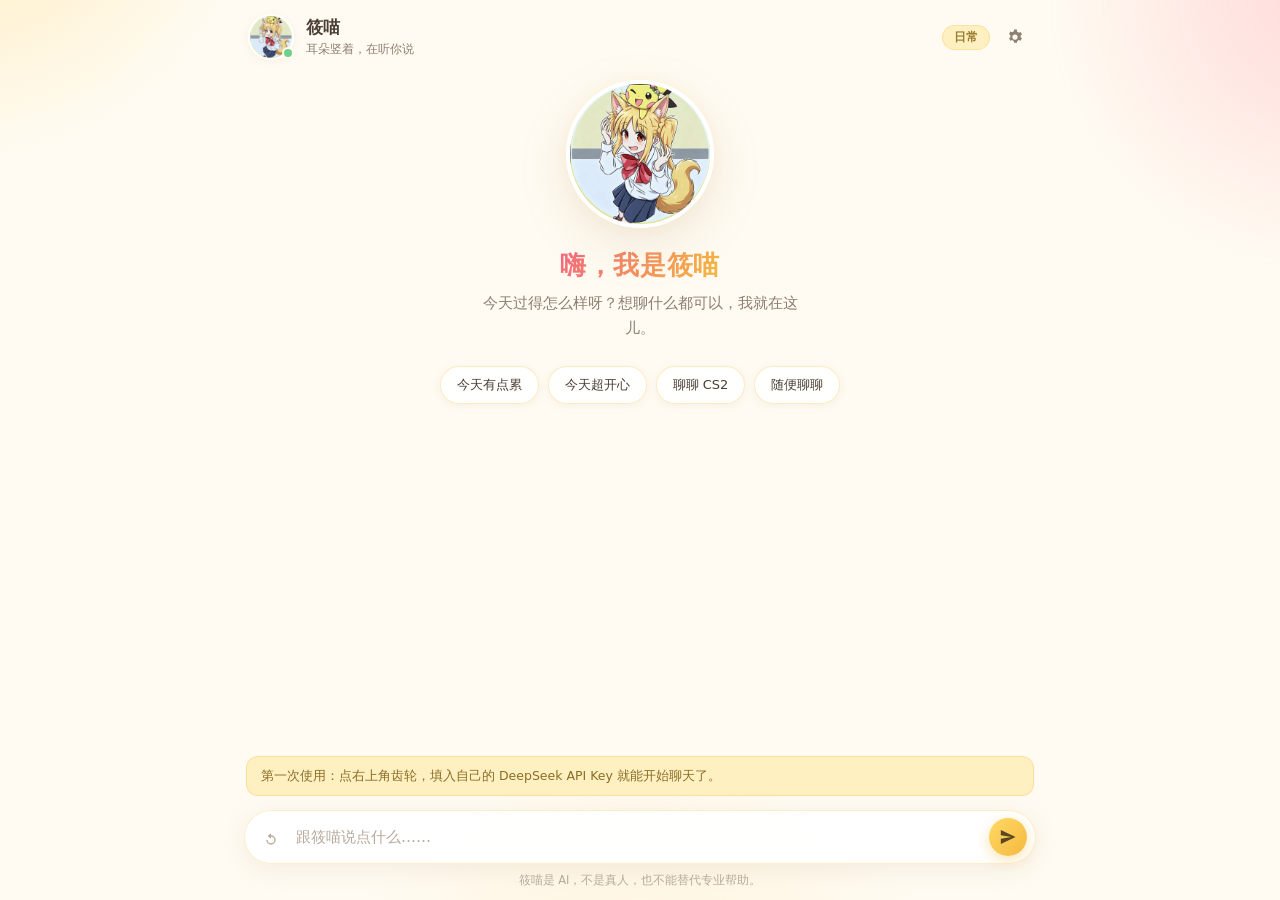
<file: index.html>
<!DOCTYPE html>
<html lang="zh-CN">
<head>
<meta charset="UTF-8">
<meta name="viewport" content="width=device-width, initial-scale=1.0, viewport-fit=cover">
<meta name="theme-color" content="#FFFBF2">
<meta name="description" content="筱喵 —— 一只可爱治愈、带点小傲娇的猫娘，陪你聊聊天。">
<title>筱喵 · 陪你聊聊天</title>
<link rel="icon" href="assets/xiaomiao.jpg">
<link rel="stylesheet" href="styles/base.css">
<link rel="stylesheet" href="styles/app.css">
</head>
<body>
<div class="bg-aurora" aria-hidden="true"></div>

<div class="app" id="app">

  <!-- 顶栏 -->
  <header class="topbar">
    <div class="topbar-avatar">
      <img src="assets/xiaomiao.jpg" alt="筱喵的头像">
      <span class="online-dot" title="在线"></span>
    </div>
    <div class="topbar-text">
      <h1 class="topbar-name">筱喵</h1>
      <p class="topbar-status" id="moodLabel">正在打盹……</p>
    </div>
    <div class="topbar-actions">
      <span class="mode-chip" id="modeChip" data-mode="daily">日常</span>
      <button class="icon-btn" id="btnSettings" title="设置" aria-label="设置">
        <svg viewBox="0 0 24 24" width="18" height="18" aria-hidden="true"><path fill="currentColor" d="M12 15.5a3.5 3.5 0 1 1 0-7 3.5 3.5 0 0 1 0 7Zm7.4-2.6.1-1.4-.1-1.4 1.9-1.5-1.9-3.2-2.2.9a7 7 0 0 0-2.4-1.4L14.5 2h-3.7l-.3 2.3a7 7 0 0 0-2.4 1.4l-2.2-.9-1.9 3.2 1.9 1.5-.1 1.4.1 1.4-1.9 1.5 1.9 3.2 2.2-.9a7 7 0 0 0 2.4 1.4l.3 2.3h3.7l.3-2.3a7 7 0 0 0 2.4-1.4l2.2.9 1.9-3.2-1.9-1.5Z"/></svg>
      </button>
    </div>
  </header>

  <!-- 欢迎页 -->
  <section class="welcome" id="welcome">
    <div class="welcome-avatar-wrap">
      <img class="welcome-avatar" src="assets/xiaomiao.jpg" alt="筱喵">
    </div>
    <h2 class="welcome-title">嗨，我是筱喵</h2>
    <p class="welcome-sub">今天过得怎么样呀？想聊什么都可以，我就在这儿。</p>
    <div class="welcome-hints" id="welcomeHints">
      <button class="hint-chip" data-fill="今天有点累，什么都不想干">今天有点累</button>
      <button class="hint-chip" data-fill="今天超开心的，跟你说件事！">今天超开心</button>
      <button class="hint-chip" data-fill="聊聊CS2最近的比赛吧">聊聊 CS2</button>
      <button class="hint-chip" data-fill="陪我随便聊聊天吧">随便聊聊</button>
    </div>
  </section>

  <!-- 消息区 -->
  <main class="chat" id="chat" aria-live="polite"></main>

  <!-- 意图提示（情绪关键词命中时显示） -->
  <div class="notice-bar" id="noticeBar" hidden></div>

  <!-- 输入区 -->
  <footer class="composer">
    <div class="composer-inner">
      <button class="composer-reset" id="btnReset" title="重置全部记忆" aria-label="重置全部记忆">
        <svg viewBox="0 0 24 24" width="16" height="16" aria-hidden="true"><path fill="currentColor" d="M12 5V2L7 6l5 4V7a5 5 0 1 1-5 5H5a7 7 0 1 0 7-7Z"/></svg>
      </button>
      <textarea id="input" rows="1" placeholder="跟筱喵说点什么……" autocomplete="off"></textarea>
      <button class="send-btn" id="btnSend" aria-label="发送">
        <svg viewBox="0 0 24 24" width="20" height="20" aria-hidden="true"><path fill="currentColor" d="M3.4 20.4 21 12 3.4 3.6 3.4 10l12.6 2-12.6 2v4.4Z"/></svg>
      </button>
    </div>
    <p class="composer-note">筱喵是 AI，不是真人，也不能替代专业帮助。</p>
  </footer>
</div>

<!-- 设置面板 -->
<div class="sheet-mask" id="sheetMask" hidden></div>
<aside class="sheet" id="sheet" hidden aria-label="设置">
  <div class="sheet-head">
    <h3>设置</h3>
    <button class="icon-btn" id="btnCloseSheet" aria-label="关闭">
      <svg viewBox="0 0 24 24" width="18" height="18" aria-hidden="true"><path fill="currentColor" d="M18.3 5.7 12 12l6.3 6.3-1.4 1.4L10.6 13.4 4.3 19.7 2.9 18.3 9.2 12 2.9 5.7l1.4-1.4 6.3 6.3 6.3-6.3 1.4 1.4Z"/></svg>
    </button>
  </div>

  <div class="sheet-body">
    <div class="field">
      <label for="apiKey">DeepSeek API Key</label>
      <input type="password" id="apiKey" placeholder="sk-..." autocomplete="off" spellcheck="false">
      <p class="field-hint" id="keyHint">只保存在你自己的浏览器里，不会上传到任何服务器。</p>
    </div>

    <div class="field">
      <label for="apiBase">接口地址</label>
      <input type="text" id="apiBase" placeholder="https://api.deepseek.com" spellcheck="false">
      <p class="field-hint">默认官方地址。若遇跨域限制，可填自建代理地址。</p>
    </div>

    <div class="field">
      <label for="modelPick">模型</label>
      <select id="modelPick">
        <option value="deepseek-chat">deepseek-chat（快，够用）</option>
        <option value="deepseek-reasoner">deepseek-reasoner（更聪明，稍慢）</option>
      </select>
    </div>

    <div class="field field-row">
      <label for="memoryToggle">跨会话记忆</label>
      <input type="checkbox" id="memoryToggle" checked>
    </div>

    <div class="sheet-section">
      <h4>紧急情况</h4>
      <p class="sheet-emg">如果你正处在危险中，请立刻拨打 <strong>110</strong> 或 <strong>120</strong>；想找人说话，可以拨打全国心理援助热线 <strong>12356</strong>。</p>
    </div>

    <button class="danger-btn" id="btnWipe">清空全部记忆与设置</button>

    <div class="sheet-section">
      <h4>关于</h4>
      <p class="sheet-about" id="aboutLine">筱喵 · 情感陪伴聊天机器人</p>
    </div>
  </div>
</aside>

<script type="module" src="js/main.js"></script>
</body>
</html>
</file>
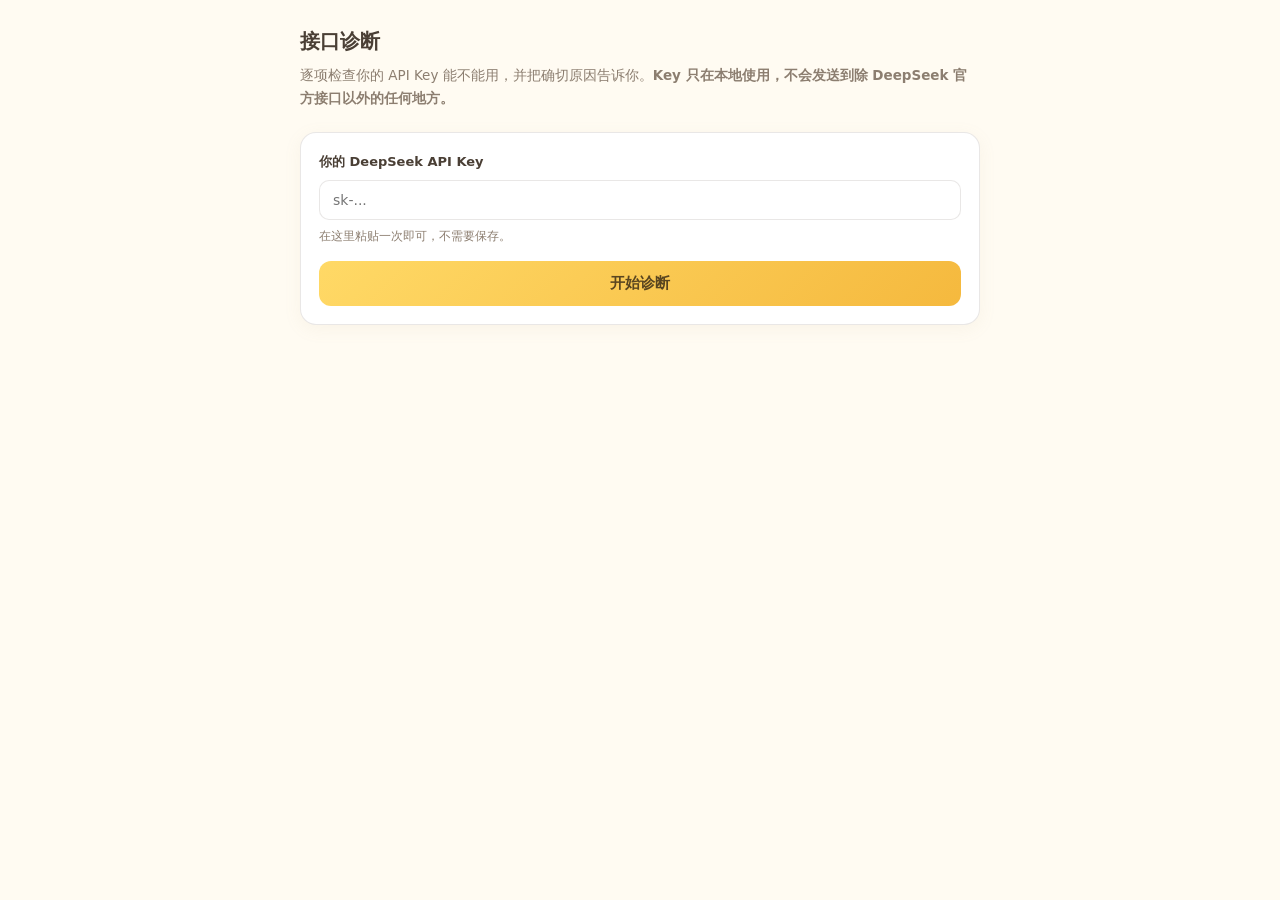
<file: diag.html>
<!DOCTYPE html>
<html lang="zh-CN">
<head>
<meta charset="UTF-8">
<meta name="viewport" content="width=device-width, initial-scale=1.0">
<title>筱喵 · 接口诊断</title>
<style>
  :root { --ink:#4A3F35; --soft:#8C7E70; --line:rgba(74,63,53,.12); }
  * { box-sizing:border-box; }
  body{
    margin:0;padding:24px 16px 60px;
    font-family:"PingFang SC","Microsoft YaHei UI","Microsoft YaHei",system-ui,sans-serif;
    background:#FFFBF2;color:var(--ink);line-height:1.7;
  }
  .wrap{max-width:680px;margin:0 auto;}
  h1{font-size:20px;margin:0 0 6px;}
  .sub{color:var(--soft);font-size:13.5px;margin:0 0 22px;}
  .card{background:#fff;border:1px solid var(--line);border-radius:16px;padding:18px;margin-bottom:16px;box-shadow:0 4px 18px rgba(180,150,110,.08);}
  label{display:block;font-size:13px;font-weight:600;margin-bottom:7px;}
  input{width:100%;padding:11px 13px;font-size:14px;border-radius:10px;border:1.5px solid var(--line);outline:none;font-family:inherit;}
  input:focus{border-color:#FF8FA3;}
  .hint{font-size:11.5px;color:var(--soft);margin:7px 0 0;line-height:1.6;}
  button{
    width:100%;margin-top:16px;padding:13px;font-size:15px;font-weight:700;
    border:none;border-radius:12px;cursor:pointer;font-family:inherit;
    background:linear-gradient(135deg,#FFD966,#F5B93E);color:#5A4620;
  }
  button:disabled{opacity:.5;cursor:not-allowed;}
  #out{margin-top:20px;}
  .step{border-radius:12px;padding:13px 15px;margin-bottom:11px;font-size:13.5px;border:1px solid var(--line);background:#fff;}
  .step h3{margin:0 0 7px;font-size:13.5px;display:flex;align-items:center;gap:8px;}
  .badge{font-size:11px;font-weight:700;padding:2px 9px;border-radius:99px;flex:none;}
  .ok .badge{background:#E4F7EA;color:#2E7D4F;}
  .bad .badge{background:#FFEAEA;color:#B4444B;}
  .warn .badge{background:#FFF4DF;color:#9A7B2E;}
  .step pre{margin:8px 0 0;padding:10px;background:#FAF7F1;border-radius:8px;font-size:12px;overflow-x:auto;white-space:pre-wrap;word-break:break-word;color:#5C5145;}
  .fix{margin:9px 0 0;padding:10px 12px;background:#FFF7F7;border-left:3px solid #FF8FA3;border-radius:6px;font-size:13px;}
  .fix b{color:#B4444B;}
</style>
</head>
<body>
<div class="wrap">
  <h1>接口诊断</h1>
  <p class="sub">逐项检查你的 API Key 能不能用，并把确切原因告诉你。<strong>Key 只在本地使用，不会发送到除 DeepSeek 官方接口以外的任何地方。</strong></p>

  <div class="card">
    <label for="key">你的 DeepSeek API Key</label>
    <input id="key" type="password" placeholder="sk-..." autocomplete="off" spellcheck="false">
    <p class="hint">在这里粘贴一次即可，不需要保存。</p>
    <button id="run">开始诊断</button>
  </div>

  <div id="out"></div>
</div>

<script>
const API = 'https://api.deepseek.com'
const out = document.getElementById('out')
const btn = document.getElementById('run')
const keyInput = document.getElementById('key')

function step(status, title, detail, fix) {
  const cls = status === 'ok' ? 'ok' : status === 'warn' ? 'warn' : 'bad'
  const label = status === 'ok' ? '通过' : status === 'warn' ? '注意' : '失败'
  const d = document.createElement('div')
  d.className = 'step ' + cls
  let html = '<h3><span class="badge">' + label + '</span>' + title + '</h3>'
  if (detail) html += '<pre>' + String(detail).replace(/</g, '&lt;') + '</pre>'
  if (fix) html += '<div class="fix">' + fix + '</div>'
  d.innerHTML = html
  out.appendChild(d)
  d.scrollIntoView({ behavior: 'smooth', block: 'nearest' })
}

async function probe(name, init) {
  try {
    const res = await fetch(API + '/chat/completions', init)
    const text = await res.text()
    return { ok: res.ok, status: res.status, text }
  } catch (e) {
    return { ok: false, status: 0, text: 'fetch 抛错: ' + e.message, network: true }
  }
}

btn.addEventListener('click', async () => {
  const key = keyInput.value.trim()
  out.innerHTML = ''
  btn.disabled = true
  btn.textContent = '诊断中……'

  // ── 1. Key 格式 ──
  if (!key) {
    step('bad', '1. Key 是否填写', '输入框是空的。')
    btn.disabled = false; btn.textContent = '开始诊断'; return
  }
  if (!key.startsWith('sk-')) {
    step('warn', '1. Key 格式', '你的 Key 不以 sk- 开头，DeepSeek 的 Key 通常形如 sk-xxxxxxxx。内容：' + key.slice(0, 8) + '…')
  } else {
    step('ok', '1. Key 格式', '形如 sk-…，长度 ' + key.length + ' 字符。')
  }

  const headers = { 'Content-Type': 'application/json', Authorization: 'Bearer ' + key }
  const minimal = JSON.stringify({ model: 'deepseek-chat', messages: [{ role: 'user', content: 'hi' }], max_tokens: 5 })

  // ── 2. 跨域是否放行 ──
  const pre = await fetch(API + '/chat/completions', {
    method: 'OPTIONS',
    headers: { Origin: location.origin, 'Access-Control-Request-Method': 'POST', 'Access-Control-Request-Headers': 'authorization,content-type' },
  }).then(r => ({ ok: r.ok, allow: r.headers.get('access-control-allow-origin') })).catch(e => ({ ok: false, err: e.message }))

  if (pre.allow) {
    step('ok', '2. 浏览器跨域（CORS）', '接口放行了来源 ' + pre.allow + '，浏览器可以直连。')
  } else {
    step('warn', '2. 浏览器跨域（CORS）', pre.err ? '预检请求失败：' + pre.err : '没看到 access-control-allow-origin 响应头。')
  }

  // ── 3. 鉴权 + 对话 ──
  const r1 = await probe('chat', { method: 'POST', headers, body: minimal })
  if (r1.network) {
    step('bad', '3. 请求能否发出', r1.text,
      '<b>原因：</b>请求根本没发出去。可能是网络不通、被浏览器扩展拦截，或接口地址被改写。<br><b>怎么办：</b>检查网络；关掉广告拦截类扩展再试。')
    btn.disabled = false; btn.textContent = '重新诊断'; return
  }

  if (r1.ok) {
    let content = ''
    try { content = JSON.parse(r1.text).choices[0].message.content } catch {}
    step('ok', '3. 鉴权与对话请求', 'HTTP ' + r1.status + '，模型回复：' + JSON.stringify(content))
  } else {
    let msg = r1.text
    try { msg = JSON.parse(r1.text).error.message } catch {}
    let fix = ''
    if (r1.status === 401) {
      fix = '<b>原因：Key 无效。</b>可能复制时漏了字符、多了空格，或者这个 Key 已经被删除了。<br><b>怎么办：</b>去 <a href="https://platform.deepseek.com/api_keys" target="_blank">platform.deepseek.com/api_keys</a> 重新生成一个，整段复制粘贴（注意前后不要有空格）。'
    } else if (r1.status === 402) {
      fix = '<b>原因：账户余额不足。</b>DeepSeek 的 API 是预付费的，余额为 0 时即使 Key 正确也会被拒。<br><b>怎么办：</b>去 <a href="https://platform.deepseek.com/top_up" target="_blank">platform.deepseek.com/top_up</a> 充值，几块钱就能用很久。'
    } else if (r1.status === 429) {
      fix = '<b>原因：请求太频繁或额度受限。</b><br><b>怎么办：</b>等一会儿再试。'
    } else if (r1.status === 400) {
      fix = '<b>原因：请求参数被拒。</b>若你改过设置里的「接口地址」或「模型」，先恢复成默认值再试。'
    } else {
      fix = '<b>原因：接口返回了错误。</b>把上面的响应内容发给我，我来判断。'
    }
    step('bad', '3. 鉴权与对话请求', 'HTTP ' + r1.status + '\n' + msg, fix)
  }

  // ── 4. 账户余额 ──
  try {
    const b = await fetch(API + '/user/balance', { headers: { Authorization: 'Bearer ' + key } })
    const t = await b.text()
    if (b.ok) {
      let info = t
      try {
        const j = JSON.parse(t)
        info = '可用余额: ' + (j.balance_infos || []).map(x => x.currency + ' ' + x.total_balance).join(', ')
      } catch {}
      step('ok', '4. 账户余额', info)
    } else {
      let msg = t
      try { msg = JSON.parse(t).error.message } catch {}
      step(b.status === 401 ? 'bad' : 'warn', '4. 账户余额', 'HTTP ' + b.status + '\n' + msg,
        b.status === 401 ? '这个接口也拒绝了 Key，进一步说明 Key 本身有问题。' : '')
    }
  } catch (e) {
    step('warn', '4. 账户余额', '查询失败：' + e.message)
  }

  // ── 总结 ──
  if (r1.ok) {
    step('ok', '结论', '接口一切正常 —— Key、余额、跨域都没问题。\n如果网站上仍然报错，请把网站 Console（F12）里的红色报错发给我。')
  }

  btn.disabled = false
  btn.textContent = '重新诊断'
})
</script>
</body>
</html>
</file>
<file: styles/base.css>
/* ===========================================================
   筱喵 · 设计系统
   风格基调：治愈 / 醒目 / 温馨
   =========================================================== */

:root {
  /* —— 主色：奶油白 + 暖黄（呼应头像） —— */
  --cream:        #FFFBF2;
  --cream-deep:   #FFF4DF;
  --sun:          #FFD966;
  --sun-deep:     #F5B93E;
  --sun-soft:     #FFF0C2;

  /* —— 强调色：珊瑚粉（猫娘的软萌） —— */
  --coral:        #FF8FA3;
  --coral-deep:   #F2687F;
  --coral-soft:   #FFE3E9;

  /* —— 情绪色：进入安抚模式后整体降饱和转柔紫 —— */
  --calm:         #B9A7E0;
  --calm-soft:    #EFE9FB;
  --calm-bg:      #FBF8FF;

  /* —— 文字 —— */
  --ink:          #4A3F35;
  --ink-soft:     #8C7E70;
  --ink-faint:    #B8AA9C;

  /* —— 结构 —— */
  --line:         rgba(74, 63, 53, 0.08);
  --card:         rgba(255, 255, 255, 0.86);
  --bubble-me:    linear-gradient(135deg, #FFD966 0%, #FFC94D 100%);
  --bubble-her:   rgba(255, 255, 255, 0.94);

  --shadow-sm:  0 2px 8px rgba(180, 150, 110, 0.10);
  --shadow:     0 6px 24px rgba(180, 150, 110, 0.14);
  --shadow-lg:  0 16px 48px rgba(180, 150, 110, 0.20);

  --r-sm: 12px;
  --r:    20px;
  --r-lg: 28px;
  --r-full: 999px;

  --ease: cubic-bezier(0.22, 1, 0.36, 1);

  --font: "PingFang SC", "Microsoft YaHei UI", "Microsoft YaHei",
          "Hiragino Sans GB", "Source Han Sans SC", system-ui,
          -apple-system, "Segoe UI", sans-serif;
}

/* —— 安抚模式：整页换色，肉眼可见 —— */
body[data-mood="calm"] {
  --bubble-me:  linear-gradient(135deg, #C9B8EC 0%, #B9A7E0 100%);
  --bubble-her: rgba(255, 255, 255, 0.96);
  --sun:        #C9B8EC;
  --coral:      #B9A7E0;
  --coral-soft: #EFE9FB;
}

* { box-sizing: border-box; }

html, body {
  height: 100%;
  margin: 0;
}

body {
  font-family: var(--font);
  color: var(--ink);
  background: var(--cream);
  -webkit-font-smoothing: antialiased;
  text-rendering: optimizeLegibility;
  overflow: hidden;
}

body[data-mood="calm"] { background: var(--calm-bg); }

button {
  font-family: inherit;
  cursor: pointer;
  border: none;
  background: none;
  color: inherit;
}

input, textarea, select {
  font-family: inherit;
  color: inherit;
}

img { display: block; max-width: 100%; }

/* —— 背景光晕：三个缓慢漂移的暖色光斑 —— */
.bg-aurora {
  position: fixed;
  inset: -20vmax;
  z-index: 0;
  pointer-events: none;
  background:
    radial-gradient(38vmax 38vmax at 12% 8%,  rgba(255, 217, 102, 0.42), transparent 62%),
    radial-gradient(34vmax 34vmax at 88% 18%, rgba(255, 143, 163, 0.30), transparent 62%),
    radial-gradient(40vmax 40vmax at 50% 96%, rgba(255, 233, 179, 0.50), transparent 66%);
  filter: blur(6px);
  animation: aurora-drift 26s var(--ease) infinite alternate;
  transition: opacity 900ms var(--ease);
}

body[data-mood="calm"] .bg-aurora {
  background:
    radial-gradient(38vmax 38vmax at 12% 8%,  rgba(185, 167, 224, 0.38), transparent 62%),
    radial-gradient(34vmax 34vmax at 88% 18%, rgba(160, 190, 230, 0.28), transparent 62%),
    radial-gradient(40vmax 40vmax at 50% 96%, rgba(214, 205, 240, 0.46), transparent 66%);
}

@keyframes aurora-drift {
  from { transform: translate3d(-2%, -2%, 0) scale(1); }
  to   { transform: translate3d(3%, 2%, 0) scale(1.08); }
}

/* —— 滚动条 —— */
.chat::-webkit-scrollbar { width: 8px; }
.chat::-webkit-scrollbar-thumb {
  background: rgba(180, 150, 110, 0.22);
  border-radius: var(--r-full);
}
.chat::-webkit-scrollbar-track { background: transparent; }

/* —— 无障碍：尊重系统的减少动效设置 —— */
@media (prefers-reduced-motion: reduce) {
  *, *::before, *::after {
    animation-duration: 0.01ms !important;
    animation-iteration-count: 1 !important;
    transition-duration: 0.01ms !important;
  }
}
</file>
<file: styles/app.css>
/* ===========================================================
   筱喵 · 布局与组件
   =========================================================== */

.app {
  position: relative;
  z-index: 1;
  display: flex;
  flex-direction: column;
  height: 100%;
  max-width: 820px;
  margin: 0 auto;
  padding: 0 14px;
}

/* ───────────── 顶栏 ───────────── */
.topbar {
  display: flex;
  align-items: center;
  gap: 12px;
  padding: 14px 4px 12px;
  flex: none;
}

.topbar-avatar {
  position: relative;
  flex: none;
  width: 46px;
  height: 46px;
}

.topbar-avatar img {
  width: 100%;
  height: 100%;
  object-fit: cover;
  border-radius: var(--r-full);
  border: 2.5px solid #fff;
  box-shadow: var(--shadow-sm);
  animation: breathe 4.2s ease-in-out infinite;
}

@keyframes breathe {
  0%, 100% { transform: scale(1); }
  50%      { transform: scale(1.055); }
}

.online-dot {
  position: absolute;
  right: 0;
  bottom: 1px;
  width: 12px;
  height: 12px;
  border-radius: var(--r-full);
  background: #6FD08C;
  border: 2.5px solid var(--cream);
}

.topbar-text { flex: 1; min-width: 0; }

.topbar-name {
  margin: 0;
  font-size: 17px;
  font-weight: 700;
  letter-spacing: 0.3px;
}

.topbar-status {
  margin: 2px 0 0;
  font-size: 12px;
  color: var(--ink-soft);
  transition: color 400ms var(--ease);
}

.topbar-actions {
  display: flex;
  align-items: center;
  gap: 8px;
  flex: none;
}

.mode-chip {
  font-size: 11.5px;
  font-weight: 600;
  padding: 4px 11px;
  border-radius: var(--r-full);
  background: var(--sun-soft);
  color: #9A7B2E;
  border: 1px solid rgba(245, 185, 62, 0.28);
  transition: all 420ms var(--ease);
  white-space: nowrap;
}

.mode-chip[data-mode="game"] {
  background: #E4F0FF;
  color: #3B6FA8;
  border-color: rgba(90, 150, 220, 0.3);
}

.mode-chip[data-mode="calm"] {
  background: var(--calm-soft);
  color: #6E5CA6;
  border-color: rgba(150, 130, 200, 0.3);
}

.mode-chip[data-mode="crisis"] {
  background: #FFEAEA;
  color: #B4444B;
  border-color: rgba(200, 90, 96, 0.32);
}

.icon-btn {
  display: grid;
  place-items: center;
  width: 34px;
  height: 34px;
  border-radius: var(--r-full);
  color: var(--ink-soft);
  transition: all 240ms var(--ease);
}

.icon-btn:hover {
  background: rgba(255, 255, 255, 0.9);
  color: var(--ink);
  transform: translateY(-1px);
  box-shadow: var(--shadow-sm);
}

/* ───────────── 欢迎页 ───────────── */
.welcome {
  flex: 1;
  display: flex;
  flex-direction: column;
  align-items: center;
  justify-content: center;
  text-align: center;
  padding: 8px 12px 28px;
  animation: fade-up 700ms var(--ease) both;
}

.welcome[hidden] { display: none; }

.welcome-avatar-wrap {
  position: relative;
  margin-bottom: 20px;
}

.welcome-avatar-wrap::after {
  content: "";
  position: absolute;
  inset: -14px;
  border-radius: var(--r-full);
  background: radial-gradient(circle, rgba(255, 217, 102, 0.36), transparent 68%);
  z-index: -1;
  animation: halo 5s ease-in-out infinite;
}

@keyframes halo {
  0%, 100% { transform: scale(1);    opacity: 0.85; }
  50%      { transform: scale(1.12); opacity: 1; }
}

.welcome-avatar {
  width: 148px;
  height: 148px;
  object-fit: cover;
  border-radius: var(--r-full);
  border: 4px solid #fff;
  box-shadow: var(--shadow-lg);
  animation: breathe 5s ease-in-out infinite;
}

.welcome-title {
  margin: 0 0 8px;
  font-size: 26px;
  font-weight: 800;
  letter-spacing: 0.6px;
  background: linear-gradient(120deg, #F2687F, #F5B93E);
  -webkit-background-clip: text;
  background-clip: text;
  -webkit-text-fill-color: transparent;
}

body[data-mood="calm"] .welcome-title {
  background: linear-gradient(120deg, #8E7BC8, #6FA8D6);
  -webkit-background-clip: text;
  background-clip: text;
}

.welcome-sub {
  margin: 0 0 26px;
  font-size: 14.5px;
  line-height: 1.7;
  color: var(--ink-soft);
  max-width: 340px;
}

.welcome-hints {
  display: flex;
  flex-wrap: wrap;
  gap: 9px;
  justify-content: center;
  max-width: 440px;
}

.hint-chip {
  font-size: 13px;
  padding: 9px 16px;
  border-radius: var(--r-full);
  background: rgba(255, 255, 255, 0.9);
  border: 1.5px solid rgba(245, 185, 62, 0.3);
  color: var(--ink);
  box-shadow: var(--shadow-sm);
  transition: all 260ms var(--ease);
}

.hint-chip:hover {
  transform: translateY(-2px);
  background: #fff;
  border-color: var(--coral);
  box-shadow: var(--shadow);
}

/* ───────────── 消息区 ───────────── */
.chat {
  flex: 1;
  overflow-y: auto;
  overflow-x: hidden;
  padding: 6px 2px 10px;
  display: flex;
  flex-direction: column;
  gap: 14px;
  scroll-behavior: smooth;
  overscroll-behavior: contain;
}

.msg {
  display: flex;
  gap: 9px;
  max-width: 84%;
  animation: pop-in 460ms var(--ease) both;
}

.msg[data-who="me"] {
  align-self: flex-end;
  flex-direction: row-reverse;
}

.msg[data-who="her"] { align-self: flex-start; }

.msg-avatar {
  flex: none;
  width: 32px;
  height: 32px;
  border-radius: var(--r-full);
  object-fit: cover;
  border: 2px solid #fff;
  box-shadow: var(--shadow-sm);
  margin-top: 2px;
}

.bubble {
  padding: 11px 15px;
  border-radius: var(--r);
  font-size: 15px;
  line-height: 1.72;
  word-break: break-word;
  white-space: pre-wrap;
  box-shadow: var(--shadow-sm);
}

.msg[data-who="her"] .bubble {
  background: var(--bubble-her);
  border-bottom-left-radius: 7px;
  color: var(--ink);
}

.msg[data-who="me"] .bubble {
  background: var(--bubble-me);
  border-bottom-right-radius: 7px;
  color: #5A4620;
  font-weight: 500;
}

/* 动作描写：括号内的猫娘小动作，弱化处理 */
.bubble .act {
  color: var(--ink-faint);
  font-style: italic;
}

/* 系统提示条（模式切换 / 重置等） */
.sys-note {
  align-self: center;
  font-size: 12px;
  color: var(--ink-faint);
  background: rgba(255, 255, 255, 0.72);
  padding: 5px 14px;
  border-radius: var(--r-full);
  border: 1px solid var(--line);
  animation: pop-in 400ms var(--ease) both;
}

/* 打字中 */
.typing .bubble {
  display: flex;
  align-items: center;
  gap: 5px;
  padding: 14px 16px;
}

.typing i {
  width: 7px;
  height: 7px;
  border-radius: var(--r-full);
  background: var(--sun-deep);
  animation: bounce-dot 1.3s ease-in-out infinite;
}

.typing i:nth-child(2) { animation-delay: 0.16s; }
.typing i:nth-child(3) { animation-delay: 0.32s; }

@keyframes bounce-dot {
  0%, 60%, 100% { transform: translateY(0);    opacity: 0.45; }
  30%           { transform: translateY(-6px); opacity: 1; }
}

@keyframes pop-in {
  from { opacity: 0; transform: translateY(10px) scale(0.97); }
  to   { opacity: 1; transform: translateY(0) scale(1); }
}

@keyframes fade-up {
  from { opacity: 0; transform: translateY(16px); }
  to   { opacity: 1; transform: translateY(0); }
}

/* ───────────── 危机资源卡（安全兜底） ───────────── */
.aid-card {
  align-self: flex-start;
  max-width: 88%;
  background: #FFF7F7;
  border: 1.5px solid rgba(200, 90, 96, 0.26);
  border-radius: var(--r);
  padding: 14px 16px;
  box-shadow: var(--shadow-sm);
  animation: pop-in 460ms var(--ease) both;
}

.aid-card h5 {
  margin: 0 0 9px;
  font-size: 13.5px;
  color: #B4444B;
  letter-spacing: 0.4px;
}

.aid-list {
  display: flex;
  flex-direction: column;
  gap: 7px;
}

.aid-item {
  display: flex;
  align-items: baseline;
  gap: 9px;
  font-size: 13.5px;
  color: var(--ink);
}

.aid-item b {
  flex: none;
  min-width: 108px;
  font-size: 15px;
  font-weight: 800;
  color: #B4444B;
  font-variant-numeric: tabular-nums;
}

.aid-item span { color: var(--ink-soft); }

/* ───────────── 提示条 ───────────── */
.notice-bar {
  flex: none;
  margin: 0 2px 8px;
  padding: 9px 14px;
  font-size: 12.5px;
  line-height: 1.6;
  border-radius: var(--r-sm);
  background: var(--sun-soft);
  color: #8A6D24;
  border: 1px solid rgba(245, 185, 62, 0.3);
  animation: pop-in 400ms var(--ease) both;
}

.notice-bar[hidden] { display: none; }

.notice-bar[data-kind="error"] {
  background: #FFF0F0;
  color: #B4444B;
  border-color: rgba(200, 90, 96, 0.3);
}

.notice-bar[data-kind="calm"] {
  background: var(--calm-soft);
  color: #6E5CA6;
  border-color: rgba(150, 130, 200, 0.3);
}

/* ───────────── 输入区 ───────────── */
.composer {
  flex: none;
  padding: 6px 0 12px;
}

.composer-inner {
  display: flex;
  align-items: flex-end;
  gap: 7px;
  background: rgba(255, 255, 255, 0.94);
  border: 1.5px solid rgba(245, 185, 62, 0.26);
  border-radius: var(--r-lg);
  padding: 7px 8px 7px 10px;
  box-shadow: var(--shadow);
  transition: border-color 300ms var(--ease), box-shadow 300ms var(--ease);
}

.composer-inner:focus-within {
  border-color: var(--coral);
  box-shadow: 0 8px 30px rgba(242, 104, 127, 0.18);
}

.composer-reset {
  display: grid;
  place-items: center;
  width: 32px;
  height: 32px;
  flex: none;
  border-radius: var(--r-full);
  color: var(--ink-faint);
  transition: all 240ms var(--ease);
}

.composer-reset:hover {
  background: var(--coral-soft);
  color: var(--coral-deep);
}

#input {
  flex: 1;
  border: none;
  outline: none;
  resize: none;
  background: transparent;
  font-size: 15px;
  line-height: 1.6;
  padding: 7px 2px;
  max-height: 132px;
  color: var(--ink);
}

#input::placeholder { color: var(--ink-faint); }

.send-btn {
  display: grid;
  place-items: center;
  width: 38px;
  height: 38px;
  flex: none;
  border-radius: var(--r-full);
  background: linear-gradient(135deg, #FFD966, #F5B93E);
  color: #5A4620;
  box-shadow: 0 4px 14px rgba(245, 185, 62, 0.4);
  transition: all 240ms var(--ease);
}

.send-btn:hover:not(:disabled) {
  transform: translateY(-2px) scale(1.04);
  box-shadow: 0 7px 20px rgba(245, 185, 62, 0.5);
}

.send-btn:disabled {
  opacity: 0.42;
  cursor: not-allowed;
  box-shadow: none;
}

.composer-note {
  margin: 9px 0 0;
  text-align: center;
  font-size: 11.5px;
  color: var(--ink-faint);
}

/* ───────────── 设置面板 ───────────── */
.sheet-mask {
  position: fixed;
  inset: 0;
  z-index: 40;
  background: rgba(74, 63, 53, 0.32);
  backdrop-filter: blur(3px);
  animation: fade-in 300ms var(--ease) both;
}

.sheet-mask[hidden] { display: none; }

@keyframes fade-in { from { opacity: 0; } to { opacity: 1; } }

.sheet {
  position: fixed;
  z-index: 50;
  top: 0;
  right: 0;
  height: 100%;
  width: min(400px, 92vw);
  background: var(--cream);
  box-shadow: var(--shadow-lg);
  display: flex;
  flex-direction: column;
  animation: slide-in 380ms var(--ease) both;
}

.sheet[hidden] { display: none; }

@keyframes slide-in {
  from { transform: translateX(100%); }
  to   { transform: translateX(0); }
}

.sheet-head {
  display: flex;
  align-items: center;
  justify-content: space-between;
  padding: 18px 20px 12px;
  flex: none;
}

.sheet-head h3 { margin: 0; font-size: 18px; font-weight: 700; }

.sheet-body {
  flex: 1;
  overflow-y: auto;
  padding: 0 20px 28px;
  display: flex;
  flex-direction: column;
  gap: 18px;
}

.field { display: flex; flex-direction: column; gap: 7px; }

.field label {
  font-size: 13px;
  font-weight: 600;
  color: var(--ink);
}

.field input[type="password"],
.field input[type="text"],
.field select {
  width: 100%;
  padding: 11px 13px;
  font-size: 14px;
  border-radius: var(--r-sm);
  border: 1.5px solid rgba(180, 150, 110, 0.24);
  background: #fff;
  outline: none;
  transition: border-color 240ms var(--ease);
}

.field input:focus,
.field select:focus { border-color: var(--coral); }

.field-hint {
  margin: 0;
  font-size: 11.5px;
  line-height: 1.6;
  color: var(--ink-faint);
}

.field-row {
  flex-direction: row;
  align-items: center;
  justify-content: space-between;
}

.field-row input[type="checkbox"] {
  width: 20px;
  height: 20px;
  accent-color: var(--coral);
  cursor: pointer;
}

.sheet-section {
  padding-top: 16px;
  border-top: 1px solid var(--line);
}

.sheet-section h4 {
  margin: 0 0 9px;
  font-size: 13px;
  font-weight: 700;
  color: var(--ink-soft);
  letter-spacing: 0.4px;
}

.sheet-emg {
  margin: 0;
  font-size: 13px;
  line-height: 1.8;
  color: var(--ink);
  background: #FFF7F7;
  border: 1px solid rgba(200, 90, 96, 0.2);
  border-radius: var(--r-sm);
  padding: 12px 14px;
}

.sheet-emg strong { color: #B4444B; }

.sheet-about { margin: 0; font-size: 12.5px; color: var(--ink-faint); line-height: 1.7; }

.danger-btn {
  padding: 11px;
  border-radius: var(--r-sm);
  font-size: 13.5px;
  font-weight: 600;
  color: #B4444B;
  background: #FFF0F0;
  border: 1px solid rgba(200, 90, 96, 0.26);
  transition: all 240ms var(--ease);
}

.danger-btn:hover { background: #FFE4E4; }

/* ───────────── 移动端 ───────────── */
@media (max-width: 560px) {
  .app { padding: 0 10px; }
  .welcome-avatar { width: 124px; height: 124px; }
  .welcome-title { font-size: 22px; }
  .msg { max-width: 90%; }
  .bubble { font-size: 14.5px; }
  .topbar-name { font-size: 16px; }
  .aid-item { flex-direction: column; gap: 2px; }
  .aid-item b { min-width: 0; }
}
</file>
